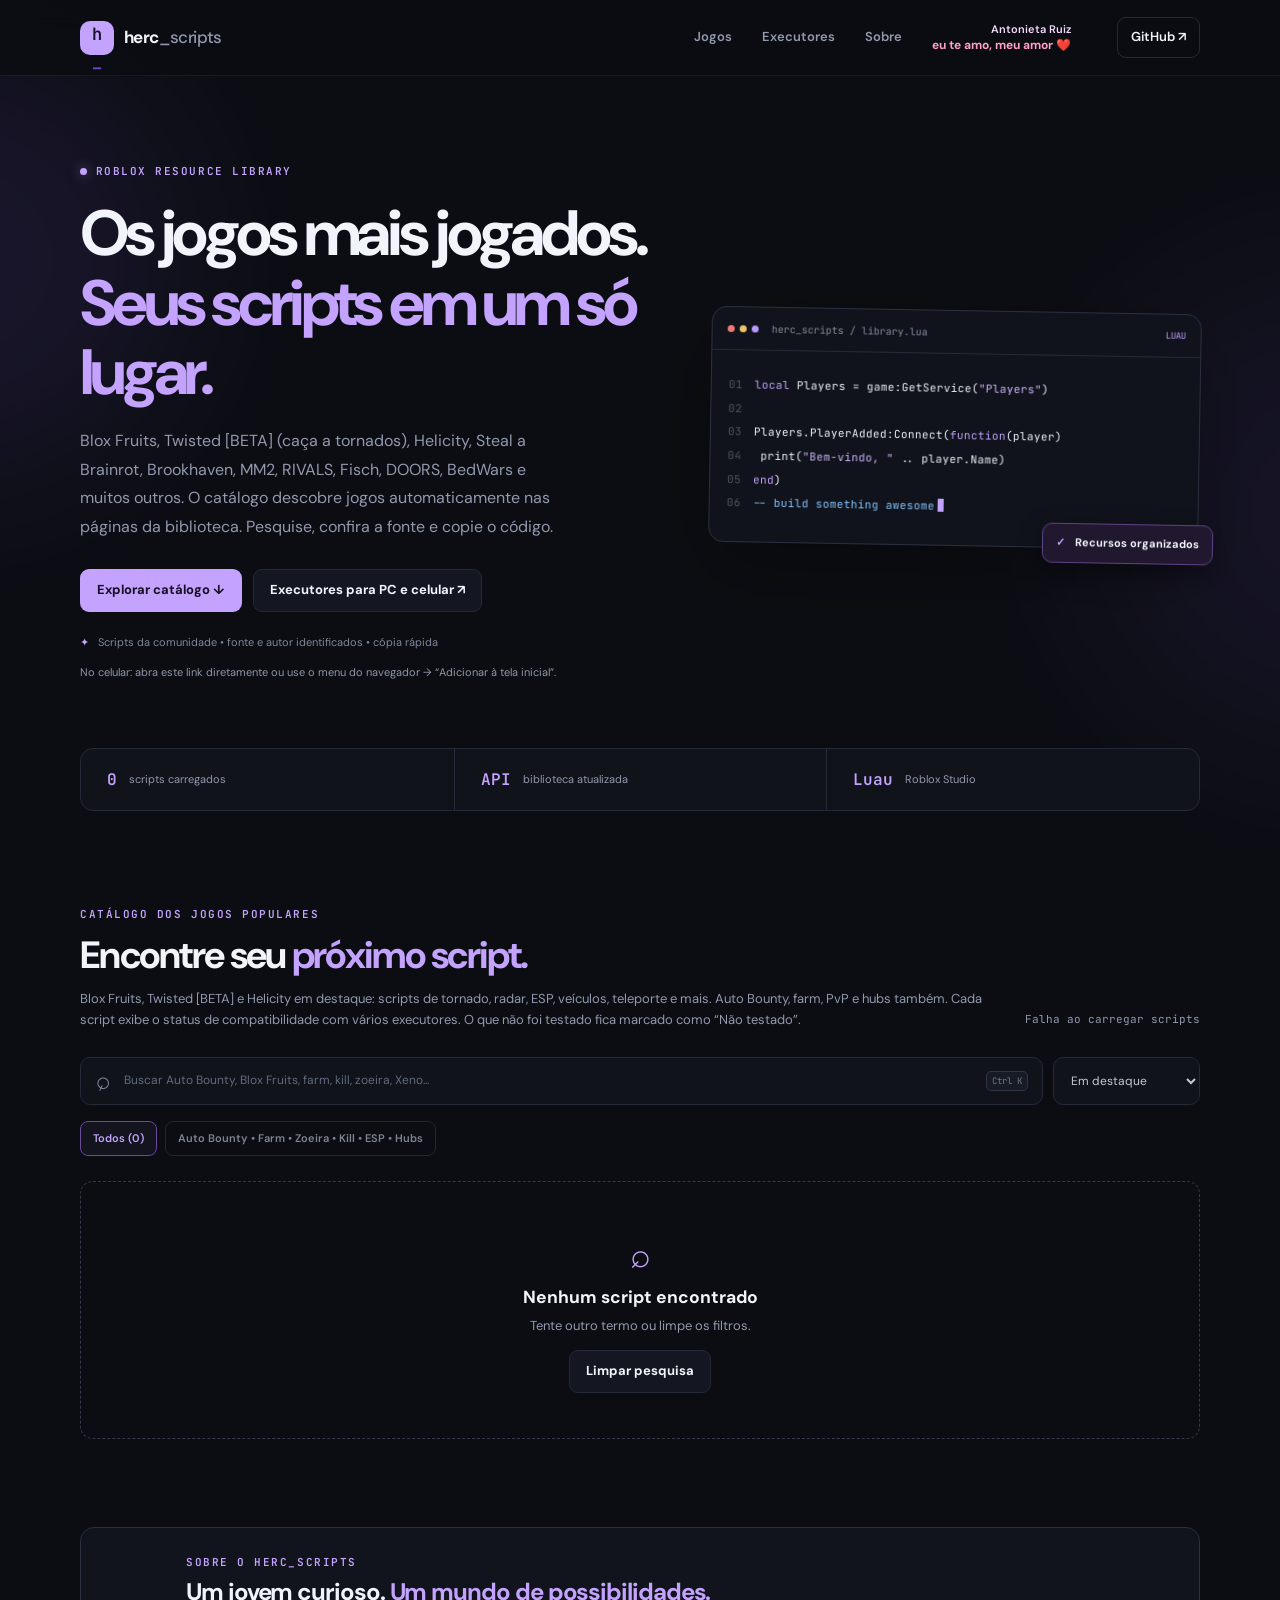
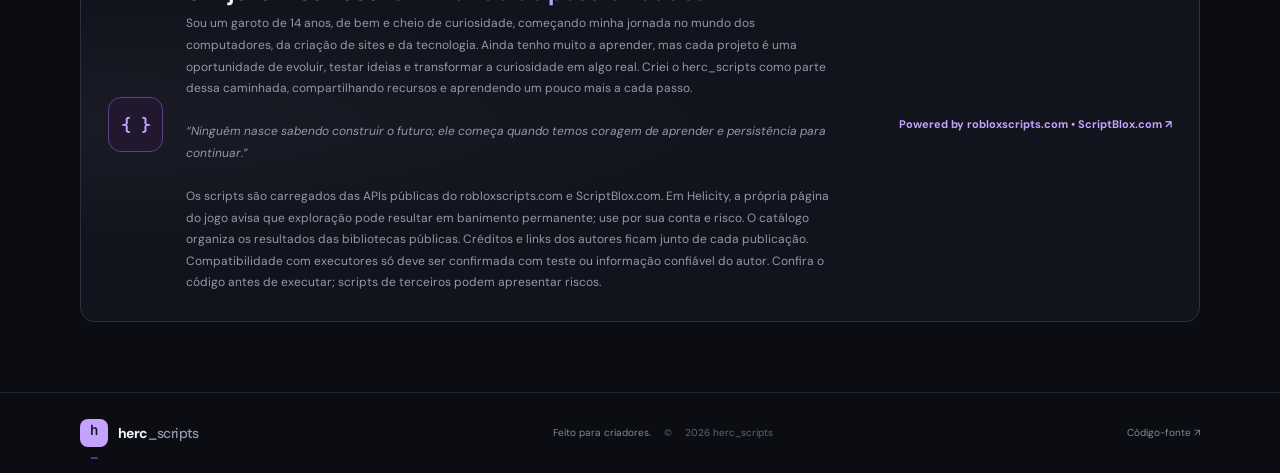
<file: index.html>
<!DOCTYPE html>
<html lang="pt-BR">
<head>
<meta charset="UTF-8"><meta name="viewport" content="width=device-width, initial-scale=1.0">
<meta name="theme-color" content="#100b1c">
<meta name="description" content="Herc Scripts: catálogo de scripts para Roblox, com busca por Blox Fruits, Auto Bounty, farm, hubs, PvP e vários jogos. Consulte fontes, autores e compatibilidade.">
<meta name="google-site-verification" content="miftti6pyWrONF9NM391CBvEUIATnhOiTxeiWvikk6o" />
<meta name="robots" content="index, follow, max-image-preview:large">
<link rel="canonical" href="https://herculanoe848-coder.github.io/herc-scripts/">
<meta property="og:type" content="website">
<meta property="og:locale" content="pt_BR">
<meta property="og:site_name" content="Herc Scripts">
<meta property="og:title" content="Herc Scripts — Scripts para Roblox">
<meta property="og:description" content="Explore o catálogo Herc Scripts: scripts para Roblox, Blox Fruits, Auto Bounty, farm, hubs e muito mais.">
<meta property="og:url" content="https://herculanoe848-coder.github.io/herc-scripts/">
<meta name="twitter:card" content="summary">
<meta name="twitter:title" content="Herc Scripts — Scripts para Roblox">
<meta name="twitter:description" content="Catálogo Herc Scripts de scripts para Roblox, Blox Fruits, Auto Bounty, farm e muito mais.">
<title>Herc Scripts — Scripts para Roblox, Blox Fruits e mais</title>
<script type="application/ld+json">
{
  "@context": "https://schema.org",
  "@type": "WebSite",
  "name": "Herc Scripts",
  "url": "https://herculanoe848-coder.github.io/herc-scripts/",
  "description": "Catálogo comunitário de scripts Roblox para Blox Fruits, Auto Bounty, farm, hubs e outros jogos.",
  "inLanguage": "pt-BR"
}
</script>
<link rel="preconnect" href="https://fonts.googleapis.com"><link rel="preconnect" href="https://fonts.gstatic.com" crossorigin>
<link href="https://fonts.googleapis.com/css2?family=DM+Sans:wght@400;500;600;700;800&family=JetBrains+Mono:wght@400;500;600&display=swap" rel="stylesheet">
<link rel="stylesheet" href="styles.css"><script src="scripts.js" defer></script><script src="app.js" defer></script>
<!-- Google tag (gtag.js) -->
<script async src="https://www.googletagmanager.com/gtag/js?id=G-3VHJQZZZ00"></script>
<script>
  window.dataLayer = window.dataLayer || [];
  function gtag(){dataLayer.push(arguments);}
  gtag('js', new Date());
  gtag('config', 'G-3VHJQZZZ00');
</script>
</head>
<body>
<div class="ambient ambient-one"></div><div class="ambient ambient-two"></div>
<header class="topbar"><a class="brand" href="#"><span class="brand-mark">h<span>_</span></span><span class="brand-name">herc<span>_scripts</span></span></a>
<nav class="top-nav"><a href="#catalogo">Jogos</a><a href="https://herculanoe848-coder.github.io/herc-scripts/executores.html">Executores</a><a href="#sobre">Sobre</a><span class="love-note">Antonieta Ruiz <b>eu te amo, meu amor ❤️</b></span><a class="github-link" href="https://github.com/herculanoe848-coder/herc-scripts" target="_blank" rel="noreferrer">GitHub ↗</a></nav></header>
<main>
<section class="hero container"><div class="hero-copy"><div class="eyebrow"><span class="status-dot"></span> ROBLOX RESOURCE LIBRARY</div>
<h1>Os jogos mais jogados.<br><span>Seus scripts em um só lugar.</span></h1>
<p class="hero-description">Blox Fruits, Twisted [BETA] (caça a tornados), Helicity, Steal a Brainrot, Brookhaven, MM2, RIVALS, Fisch, DOORS, BedWars e muitos outros. O catálogo descobre jogos automaticamente nas páginas da biblioteca. Pesquise, confira a fonte e copie o código.</p>
<div class="hero-actions"><a class="button button-primary" href="#catalogo">Explorar catálogo ↓</a><a class="button button-ghost" href="https://herculanoe848-coder.github.io/herc-scripts/executores.html">Executores para PC e celular ↗</a></div>
<div class="hero-note"><span class="note-icon">✦</span> Scripts da comunidade • fonte e autor identificados • cópia rápida</div><p class="mobile-hint">No celular: abra este link diretamente ou use o menu do navegador → “Adicionar à tela inicial”.</p></div>
<div class="hero-visual"><div class="window-bar"><div class="window-dots"><i></i><i></i><i></i></div><span>herc_scripts / library.lua</span><span class="window-language">LUAU</span></div>
<div class="code-preview"><div><span class="line-number">01</span><span class="syntax-purple">local</span> Players = game:GetService(<span class="syntax-green">"Players"</span>)</div><div><span class="line-number">02</span></div><div><span class="line-number">03</span>Players.PlayerAdded:Connect(<span class="syntax-purple">function</span>(player)</div><div><span class="line-number">04</span>  print(<span class="syntax-green">"Bem-vindo, "</span> .. player.Name)</div><div><span class="line-number">05</span><span class="syntax-purple">end</span>)</div><div><span class="line-number">06</span><span class="syntax-blue">-- build something awesome</span><span class="cursor"></span></div></div><div class="floating-chip"><span class="chip-check">✓</span> Recursos organizados</div></div></section>
<section class="stats-strip container"><div class="stat"><strong id="totalCount">00</strong><span>scripts carregados</span></div><div class="stat"><strong>API</strong><span>biblioteca atualizada</span></div><div class="stat"><strong>Luau</strong><span>Roblox Studio</span></div></section>
<section class="catalog-section container" id="catalogo"><div class="section-heading"><div><div class="eyebrow">CATÁLOGO DOS JOGOS POPULARES</div><h2>Encontre seu <span>próximo script.</span></h2><p>Blox Fruits, Twisted [BETA] e Helicity em destaque: scripts de tornado, radar, ESP, veículos, teleporte e mais. Auto Bounty, farm, PvP e hubs também. Cada script exibe o status de compatibilidade com vários executores. O que não foi testado fica marcado como “Não testado”.</p></div><div class="result-count" id="resultCount" aria-live="polite">Carregando…</div></div>
<div class="catalog-tools"><label class="search-field"><span class="search-icon">⌕</span><input id="searchInput" type="search" placeholder="Buscar Auto Bounty, Blox Fruits, farm, kill, zoeira, Xeno..." autocomplete="off"><kbd>Ctrl K</kbd></label><label class="sort-field"><span class="sr-only">Ordenar</span><select id="sortSelect"><option value="featured">Em destaque</option><option value="az">Nome: A–Z</option><option value="views">Mais vistos</option><option value="newest">Mais recentes</option><option value="category">Por jogo</option></select></label></div>
<div class="filter-row" id="filterButtons" aria-label="Filtrar por jogo"></div><div class="scripts-grid" id="scriptsContainer" aria-live="polite"></div><div class="empty-state hidden" id="emptyState"><div class="empty-icon">⌕</div><h3>Nenhum script encontrado</h3><p>Tente outro termo ou limpe os filtros.</p><button class="button button-ghost" id="clearFilters" type="button">Limpar pesquisa</button></div></section>
<section class="about-section container" id="sobre"><div class="about-icon">{ }</div><div><div class="eyebrow">SOBRE O HERC_SCRIPTS</div><h2>Um jovem curioso. <span>Um mundo de possibilidades.</span></h2><p>Sou um garoto de 14 anos, de bem e cheio de curiosidade, começando minha jornada no mundo dos computadores, da criação de sites e da tecnologia. Ainda tenho muito a aprender, mas cada projeto é uma oportunidade de evoluir, testar ideias e transformar a curiosidade em algo real. Criei o herc_scripts como parte dessa caminhada, compartilhando recursos e aprendendo um pouco mais a cada passo.<br><br><em>“Ninguém nasce sabendo construir o futuro; ele começa quando temos coragem de aprender e persistência para continuar.”</em><br><br>Os scripts são carregados das APIs públicas do robloxscripts.com e ScriptBlox.com. Em Helicity, a própria página do jogo avisa que exploração pode resultar em banimento permanente; use por sua conta e risco. O catálogo organiza os resultados das bibliotecas públicas. Créditos e links dos autores ficam junto de cada publicação. Compatibilidade com executores só deve ser confirmada com teste ou informação confiável do autor. Confira o código antes de executar; scripts de terceiros podem apresentar riscos.</p></div><a href="https://create.roblox.com/docs" target="_blank" rel="noreferrer" class="about-link">Powered by robloxscripts.com • ScriptBlox.com ↗</a></section>
</main><footer class="footer"><div class="container footer-content"><a class="brand footer-brand" href="#"><span class="brand-mark">h<span>_</span></span><span class="brand-name">herc<span>_scripts</span></span></a><p>Feito para criadores. <span>© <span id="currentYear">2026</span> herc_scripts</span></p><a href="https://github.com/herculanoe848-coder/herc-scripts" target="_blank" rel="noreferrer">Código-fonte ↗</a></div></footer><div class="toast" id="toast" role="status" aria-live="polite"></div>
</body></html>
</file>
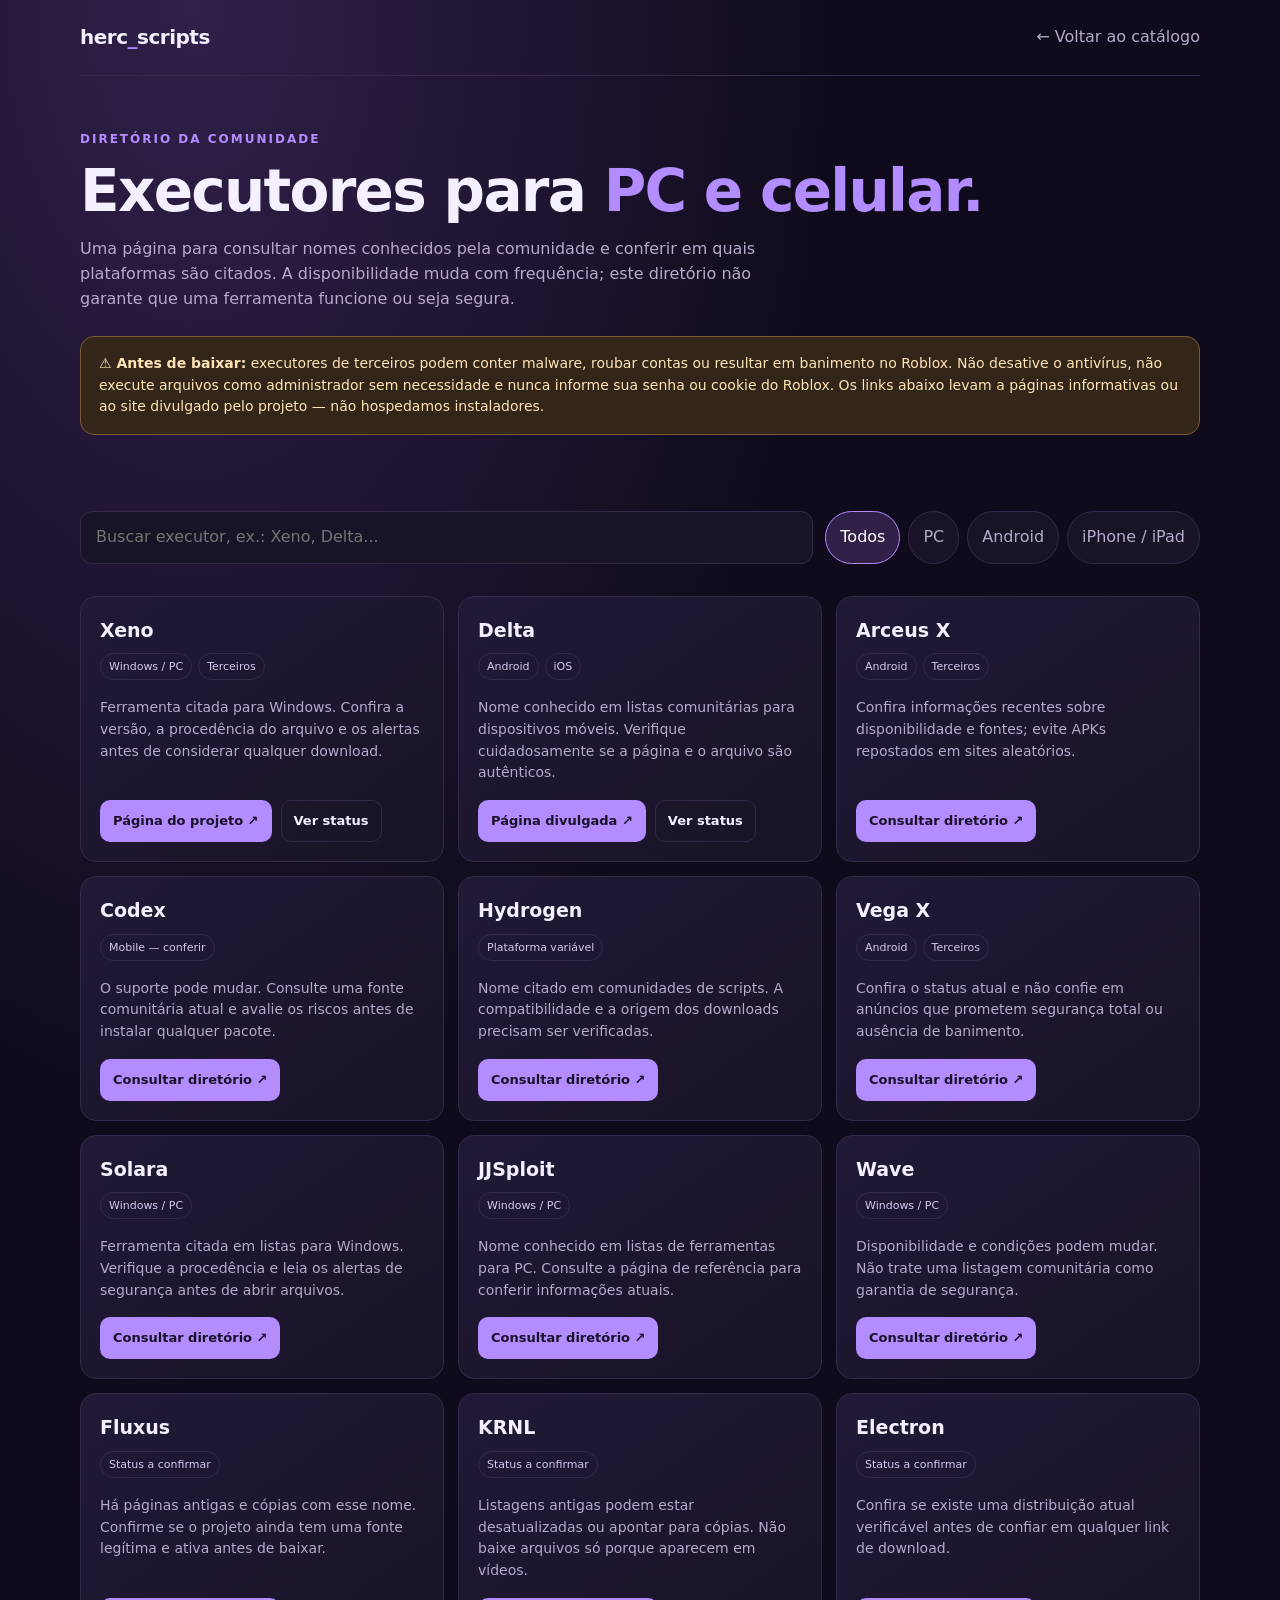
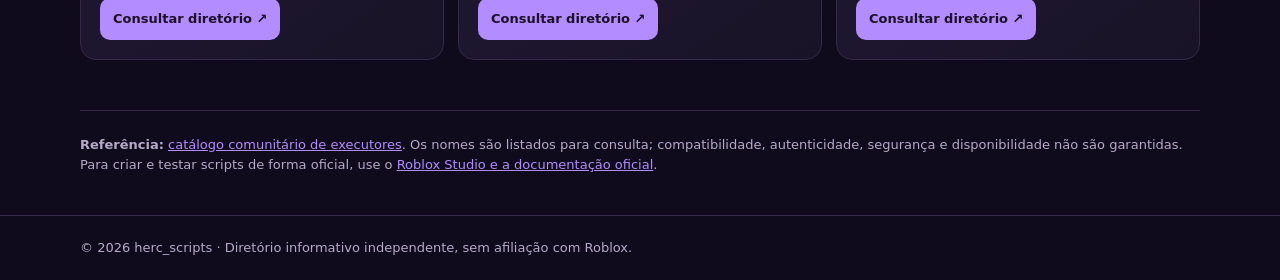
<file: executores.html>
<!DOCTYPE html>
<html lang="pt-BR">
<head>
<meta charset="UTF-8">
<meta name="viewport" content="width=device-width, initial-scale=1.0">
<meta name="theme-color" content="#100b1c">
<meta name="description" content="Diretório informativo de ferramentas e executores citados pela comunidade Roblox, com plataformas, fontes de referência e avisos de segurança.">
<title>Executores — herc_scripts</title>
<style>
:root{color-scheme:dark;--bg:#100b1c;--panel:#191327;--panel2:#211936;--line:#352849;--text:#f5f0ff;--muted:#b6a9ca;--purple:#b38cff;--pink:#f09aff;--green:#8ee6b2}
*{box-sizing:border-box}html{scroll-behavior:smooth}body{margin:0;background:radial-gradient(ellipse at 15% 0%,#30204a 0,transparent 42%),var(--bg);color:var(--text);font-family:system-ui,-apple-system,Segoe UI,sans-serif;line-height:1.55}
a{color:inherit}.wrap{width:min(1120px,calc(100% - 36px));margin:auto}.top{display:flex;align-items:center;justify-content:space-between;gap:16px;padding:22px 0;border-bottom:1px solid var(--line)}.brand{font-weight:850;text-decoration:none;letter-spacing:-.5px;font-size:20px}.brand span{color:var(--purple)}.back{color:var(--muted);text-decoration:none}.back:hover{color:white}
.hero{padding:54px 0 30px}.eyebrow{font-size:12px;letter-spacing:2px;font-weight:800;color:var(--purple)}h1{font-size:clamp(34px,6vw,58px);line-height:1.05;letter-spacing:-1.7px;margin:12px 0}h1 span{color:var(--purple)}.intro{max-width:720px;color:var(--muted);font-size:16px}.warning{margin:24px 0;padding:16px 18px;border:1px solid #795c36;background:#332619;border-radius:14px;color:#ffe4b7;font-size:14px}
.tools{display:flex;gap:12px;flex-wrap:wrap;margin:22px 0}.search{flex:1;min-width:220px;background:var(--panel);border:1px solid var(--line);border-radius:12px;padding:13px 15px;color:white;font:inherit}.filters{display:flex;gap:8px;flex-wrap:wrap}.filter{border:1px solid var(--line);background:var(--panel);color:var(--muted);border-radius:999px;padding:9px 14px;cursor:pointer;font:inherit}.filter.active,.filter:hover{border-color:var(--purple);color:white;background:#302047}
.grid{display:grid;grid-template-columns:repeat(3,minmax(0,1fr));gap:14px;padding:10px 0 50px}.card{background:linear-gradient(145deg,var(--panel2),var(--panel));border:1px solid var(--line);border-radius:16px;padding:19px;display:flex;flex-direction:column;min-height:220px}.card h2{font-size:19px;margin:0 0 8px}.card p{color:var(--muted);font-size:14px;margin:0 0 16px}.tags{display:flex;gap:6px;flex-wrap:wrap;margin-bottom:17px}.tag{font-size:11px;border:1px solid var(--line);color:#d8c8ef;padding:4px 8px;border-radius:999px}.actions{margin-top:auto;display:flex;gap:9px;flex-wrap:wrap}.btn{display:inline-flex;align-items:center;justify-content:center;text-decoration:none;border-radius:10px;padding:10px 12px;font-weight:750;font-size:13px;border:1px solid var(--line)}.btn.primary{background:var(--purple);color:#1b1028;border-color:transparent}.btn.secondary{color:var(--text)}.btn:hover{filter:brightness(1.1)}.empty{display:none;color:var(--muted);padding:28px 0}.fineprint{border-top:1px solid var(--line);padding:24px 0 40px;color:var(--muted);font-size:13px}.fineprint a{color:var(--purple)}footer{border-top:1px solid var(--line);padding:22px 0;color:var(--muted);font-size:13px}
@media(max-width:850px){.grid{grid-template-columns:repeat(2,minmax(0,1fr))}}@media(max-width:560px){.grid{grid-template-columns:1fr}.hero{padding-top:38px}.top{align-items:flex-start}.back{font-size:13px}}

/* Animações suaves da página de executores */
@keyframes execRiseIn { from { opacity:0; transform:translateY(18px); } to { opacity:1; transform:translateY(0); } }
@keyframes execFadeIn { from { opacity:0; } to { opacity:1; } }
.top { animation:execFadeIn .5s ease-out both; }
.hero { animation:execRiseIn .65s cubic-bezier(.2,.7,.2,1) both; }
.grid .card { animation:execRiseIn .55s both; transition:transform .22s ease,border-color .22s ease,box-shadow .22s ease; }
.grid .card:nth-child(3n + 2) { animation-delay:.06s; }
.grid .card:nth-child(3n + 3) { animation-delay:.12s; }
.grid .card:hover { transform:translateY(-5px); border-color:var(--purple); box-shadow:0 14px 34px #0004; }
.btn, .filter, .search { transition:transform .2s ease,border-color .2s ease,background-color .2s ease,box-shadow .2s ease; }
.btn:hover, .filter:hover { transform:translateY(-2px); }
.search:focus { outline:none; border-color:var(--purple); box-shadow:0 0 0 3px #b38cff20; }
.brand { transition:transform .22s ease; }
.brand:hover { transform:translateY(-1px); }
@media (prefers-reduced-motion: reduce) {
  *, *::before, *::after { animation-duration:.01ms !important; animation-iteration-count:1 !important; scroll-behavior:auto !important; transition-duration:.01ms !important; }
}

</style>
<!-- Google tag (gtag.js) -->
<script async src="https://www.googletagmanager.com/gtag/js?id=G-3VHJQZZZ00"></script>
<script>
  window.dataLayer = window.dataLayer || [];
  function gtag(){dataLayer.push(arguments);}
  gtag('js', new Date());
  gtag('config', 'G-3VHJQZZZ00');
</script>
</head>
<body>
<header class="wrap top"><a class="brand" href="./">herc<span>_</span>scripts</a><a class="back" href="./">← Voltar ao catálogo</a></header>
<main class="wrap">
<section class="hero"><div class="eyebrow">DIRETÓRIO DA COMUNIDADE</div><h1>Executores para <span>PC e celular.</span></h1><p class="intro">Uma página para consultar nomes conhecidos pela comunidade e conferir em quais plataformas são citados. A disponibilidade muda com frequência; este diretório não garante que uma ferramenta funcione ou seja segura.</p>
<div class="warning"><strong>⚠️ Antes de baixar:</strong> executores de terceiros podem conter malware, roubar contas ou resultar em banimento no Roblox. Não desative o antivírus, não execute arquivos como administrador sem necessidade e nunca informe sua senha ou cookie do Roblox. Os links abaixo levam a páginas informativas ou ao site divulgado pelo projeto — não hospedamos instaladores.</div></section>
<section aria-label="Pesquisar executores"><div class="tools"><input id="search" class="search" type="search" placeholder="Buscar executor, ex.: Xeno, Delta..." aria-label="Buscar executor"><div class="filters" id="filters"><button class="filter active" data-platform="Todos">Todos</button><button class="filter" data-platform="PC">PC</button><button class="filter" data-platform="Android">Android</button><button class="filter" data-platform="iOS">iPhone / iPad</button></div></div>
<div class="grid" id="grid">
<article class="card" data-name="Xeno" data-platform="PC"><h2>Xeno</h2><div class="tags"><span class="tag">Windows / PC</span><span class="tag">Terceiros</span></div><p>Ferramenta citada para Windows. Confira a versão, a procedência do arquivo e os alertas antes de considerar qualquer download.</p><div class="actions"><a class="btn primary" href="https://www.xeno.now/download" target="_blank" rel="noopener noreferrer">Página do projeto ↗</a><a class="btn secondary" href="https://roscripts.io/executors/xeno" target="_blank" rel="noopener noreferrer">Ver status</a></div></article>
<article class="card" data-name="Delta" data-platform="Android iOS"><h2>Delta</h2><div class="tags"><span class="tag">Android</span><span class="tag">iOS</span></div><p>Nome conhecido em listas comunitárias para dispositivos móveis. Verifique cuidadosamente se a página e o arquivo são autênticos.</p><div class="actions"><a class="btn primary" href="https://deltaexploits.gg/" target="_blank" rel="noopener noreferrer">Página divulgada ↗</a><a class="btn secondary" href="https://roscripts.io/executors" target="_blank" rel="noopener noreferrer">Ver status</a></div></article>
<article class="card" data-name="Arceus X" data-platform="Android"><h2>Arceus X</h2><div class="tags"><span class="tag">Android</span><span class="tag">Terceiros</span></div><p>Confira informações recentes sobre disponibilidade e fontes; evite APKs repostados em sites aleatórios.</p><div class="actions"><a class="btn primary" href="https://roscripts.io/executors" target="_blank" rel="noopener noreferrer">Consultar diretório ↗</a></div></article>
<article class="card" data-name="Codex" data-platform="Android iOS"><h2>Codex</h2><div class="tags"><span class="tag">Mobile — conferir</span></div><p>O suporte pode mudar. Consulte uma fonte comunitária atual e avalie os riscos antes de instalar qualquer pacote.</p><div class="actions"><a class="btn primary" href="https://roscripts.io/executors" target="_blank" rel="noopener noreferrer">Consultar diretório ↗</a></div></article>
<article class="card" data-name="Hydrogen" data-platform="Android PC"><h2>Hydrogen</h2><div class="tags"><span class="tag">Plataforma variável</span></div><p>Nome citado em comunidades de scripts. A compatibilidade e a origem dos downloads precisam ser verificadas.</p><div class="actions"><a class="btn primary" href="https://roscripts.io/executors" target="_blank" rel="noopener noreferrer">Consultar diretório ↗</a></div></article>
<article class="card" data-name="Vega X" data-platform="Android"><h2>Vega X</h2><div class="tags"><span class="tag">Android</span><span class="tag">Terceiros</span></div><p>Confira o status atual e não confie em anúncios que prometem segurança total ou ausência de banimento.</p><div class="actions"><a class="btn primary" href="https://roscripts.io/executors" target="_blank" rel="noopener noreferrer">Consultar diretório ↗</a></div></article>
<article class="card" data-name="Solara" data-platform="PC"><h2>Solara</h2><div class="tags"><span class="tag">Windows / PC</span></div><p>Ferramenta citada em listas para Windows. Verifique a procedência e leia os alertas de segurança antes de abrir arquivos.</p><div class="actions"><a class="btn primary" href="https://roscripts.io/executors" target="_blank" rel="noopener noreferrer">Consultar diretório ↗</a></div></article>
<article class="card" data-name="JJSploit" data-platform="PC"><h2>JJSploit</h2><div class="tags"><span class="tag">Windows / PC</span></div><p>Nome conhecido em listas de ferramentas para PC. Consulte a página de referência para conferir informações atuais.</p><div class="actions"><a class="btn primary" href="https://roscripts.io/executors" target="_blank" rel="noopener noreferrer">Consultar diretório ↗</a></div></article>
<article class="card" data-name="Wave" data-platform="PC"><h2>Wave</h2><div class="tags"><span class="tag">Windows / PC</span></div><p>Disponibilidade e condições podem mudar. Não trate uma listagem comunitária como garantia de segurança.</p><div class="actions"><a class="btn primary" href="https://roscripts.io/executors" target="_blank" rel="noopener noreferrer">Consultar diretório ↗</a></div></article>
<article class="card" data-name="Fluxus" data-platform="Android PC"><h2>Fluxus</h2><div class="tags"><span class="tag">Status a confirmar</span></div><p>Há páginas antigas e cópias com esse nome. Confirme se o projeto ainda tem uma fonte legítima e ativa antes de baixar.</p><div class="actions"><a class="btn primary" href="https://roscripts.io/executors" target="_blank" rel="noopener noreferrer">Consultar diretório ↗</a></div></article>
<article class="card" data-name="KRNL" data-platform="PC Android"><h2>KRNL</h2><div class="tags"><span class="tag">Status a confirmar</span></div><p>Listagens antigas podem estar desatualizadas ou apontar para cópias. Não baixe arquivos só porque aparecem em vídeos.</p><div class="actions"><a class="btn primary" href="https://roscripts.io/executors" target="_blank" rel="noopener noreferrer">Consultar diretório ↗</a></div></article>
<article class="card" data-name="Electron" data-platform="PC"><h2>Electron</h2><div class="tags"><span class="tag">Status a confirmar</span></div><p>Confira se existe uma distribuição atual verificável antes de confiar em qualquer link de download.</p><div class="actions"><a class="btn primary" href="https://roscripts.io/executors" target="_blank" rel="noopener noreferrer">Consultar diretório ↗</a></div></article>
</div><p id="empty" class="empty">Nenhum executor corresponde à pesquisa/filtro.</p></section>
<section class="fineprint"><strong>Referência:</strong> <a href="https://roscripts.io/executors" target="_blank" rel="noopener noreferrer">catálogo comunitário de executores</a>. Os nomes são listados para consulta; compatibilidade, autenticidade, segurança e disponibilidade não são garantidas. Para criar e testar scripts de forma oficial, use o <a href="https://create.roblox.com/docs" target="_blank" rel="noopener noreferrer">Roblox Studio e a documentação oficial</a>.</section>
</main><footer><div class="wrap">© 2026 herc_scripts · Diretório informativo independente, sem afiliação com Roblox.</div></footer>
<script>
const search=document.getElementById('search'), cards=[...document.querySelectorAll('.card')], filters=[...document.querySelectorAll('.filter')], empty=document.getElementById('empty');let platform='Todos';
function update(){let shown=0;const q=search.value.trim().toLowerCase();cards.forEach(c=>{const matchName=c.dataset.name.toLowerCase().includes(q);const matchPlatform=platform==='Todos'||c.dataset.platform.split(' ').includes(platform);c.hidden=!(matchName&&matchPlatform);if(!c.hidden)shown++});empty.style.display=shown?'none':'block'}
search.addEventListener('input',update);filters.forEach(b=>b.addEventListener('click',()=>{platform=b.dataset.platform;filters.forEach(x=>x.classList.toggle('active',x===b));update()}));
</script>
</body></html>
</file>
<file: styles.css>
:root {
  color-scheme: dark;
  --bg: #0b0d12;
  --panel: #11141c;
  --panel-2: #151925;
  --line: #252a38;
  --text: #f2f4fb;
  --muted: #9299ad;
  --accent: #c4a3ff;
  --accent-2: #9b72ef;
  --purple: #b9a2ff;
  --mono: "JetBrains Mono", monospace;
  --sans: "DM Sans", sans-serif;
}
* { box-sizing: border-box; }
html { scroll-behavior: smooth; scroll-padding-top: 90px; }
body { margin: 0; background: var(--bg); color: var(--text); font-family: var(--sans); font-size: 15px; line-height: 1.6; overflow-x: hidden; }
a { color: inherit; text-decoration: none; }
button, input, select { font: inherit; }
button, a, select { -webkit-tap-highlight-color: transparent; }
button:focus-visible, a:focus-visible, input:focus-visible, select:focus-visible { outline: 2px solid var(--accent); outline-offset: 3px; }
.container { width: min(1120px, calc(100% - 48px)); margin: 0 auto; }
.ambient { position: absolute; pointer-events: none; border-radius: 50%; filter: blur(90px); opacity: .11; z-index: -1; }
.ambient-one { width: 440px; height: 440px; background: #8b5cf6; top: 40px; left: -260px; }
.ambient-two { width: 500px; height: 500px; background: #8b5cf6; top: 260px; right: -300px; opacity: .08; }
.topbar { height: 76px; display: flex; align-items: center; justify-content: space-between; padding: 0 max(24px, calc((100vw - 1120px) / 2)); border-bottom: 1px solid rgba(255,255,255,.06); background: rgba(11,13,18,.8); backdrop-filter: blur(16px); position: sticky; top: 0; z-index: 20; }
.brand { display: inline-flex; align-items: center; gap: 10px; font-weight: 700; letter-spacing: -.04em; }
.brand-mark { width: 34px; height: 34px; display: grid; place-items: center; border-radius: 10px; background: var(--accent); color: #170f24; font-family: var(--mono); font-size: 17px; font-weight: 600; }
.brand-mark span { color: #7544c8; }
.brand-name { font-size: 17px; }
.brand-name span { color: var(--muted); font-weight: 500; }
.top-nav { display: flex; align-items: center; gap: 30px; color: var(--muted); font-size: 13px; font-weight: 600; }
.top-nav a:hover, .footer a:hover { color: var(--accent); }
.top-nav .github-link { color: var(--text); padding: 9px 13px; border: 1px solid var(--line); border-radius: 9px; }
.hero { padding: 88px 0 56px; display: grid; grid-template-columns: 1.08fr .92fr; gap: 54px; align-items: center; }
.eyebrow { font: 600 11px/1.4 var(--mono); color: var(--accent); letter-spacing: .14em; display: flex; align-items: center; gap: 9px; }
.status-dot { width: 7px; height: 7px; background: var(--accent); border-radius: 50%; box-shadow: 0 0 12px #c4a3ff88; }
h1, h2, h3, p { margin-top: 0; }
h1 { font-size: clamp(43px, 5vw, 64px); line-height: 1.08; letter-spacing: -.065em; margin: 20px 0 20px; font-weight: 700; }
h1 > span, h2 span { color: var(--accent); }
.hero-description { color: var(--muted); max-width: 490px; font-size: 16px; line-height: 1.8; margin-bottom: 27px; }
.hero-actions { display: flex; gap: 11px; flex-wrap: wrap; }
.button { display: inline-flex; align-items: center; justify-content: center; gap: 10px; min-height: 43px; border-radius: 9px; padding: 0 16px; font-size: 13px; font-weight: 700; cursor: pointer; transition: transform .18s, border-color .18s, background .18s; border: 1px solid transparent; }
.button:hover { transform: translateY(-2px); }
.button-primary { background: var(--accent); color: #170f24; }
.button-primary:hover { background: #d8c5ff; }
.button-ghost { background: #141721; border-color: var(--line); color: var(--text); }
.button-ghost:hover { border-color: #4a5265; }
.hero-note { display: flex; gap: 9px; align-items: center; color: #7f879a; font-size: 11px; margin-top: 22px; }
.note-icon { font-family: var(--mono); color: var(--accent); }
.hero-visual { border: 1px solid #2a3040; border-radius: 15px; overflow: visible; background: #10131b; box-shadow: 0 25px 80px #0005; transform: rotate(1deg); position: relative; }
.window-bar { height: 43px; display: flex; align-items: center; gap: 13px; padding: 0 15px; border-bottom: 1px solid #262b39; color: #858ca0; font: 10px var(--mono); }
.window-dots { display: flex; gap: 5px; }
.window-dots i { width: 7px; height: 7px; border-radius: 50%; background: #454b5b; }
.window-dots i:first-child { background: #f27878; }.window-dots i:nth-child(2) { background: #f1c46b; }.window-dots i:nth-child(3) { background: #b99aff; }
.window-language { margin-left: auto; color: var(--accent); font-size: 9px; }
.code-preview { padding: 23px 14px 26px; font: 11px/2.15 var(--mono); white-space: nowrap; overflow-x: auto; }
.line-number { display: inline-block; width: 29px; padding-right: 12px; text-align: right; color: #4c5364; user-select: none; }
.syntax-purple { color: #c3a2ff; }.syntax-blue { color: #86c5ff; }.syntax-green { color: #cdb8ff; }
.cursor { display: inline-block; width: 6px; height: 13px; background: var(--accent); vertical-align: -2px; margin-left: 3px; animation: blink 1.2s steps(2) infinite; }
@keyframes blink { 50% { opacity: 0; } }
.floating-chip { position: absolute; right: -16px; bottom: -16px; background: #21182f; border: 1px solid #5c4385; padding: 10px 13px; border-radius: 10px; box-shadow: 0 8px 24px #0006; font-size: 11px; font-weight: 700; }
.chip-check { color: var(--accent); margin-right: 7px; }
.stats-strip { display: grid; grid-template-columns: repeat(3, 1fr); border: 1px solid var(--line); border-radius: 13px; background: #10131a; margin-bottom: 96px; }
.stat { padding: 20px 26px; display: flex; align-items: center; gap: 12px; }
.stat + .stat { border-left: 1px solid var(--line); }
.stat strong { color: var(--accent); font: 600 16px var(--mono); white-space: nowrap; }
.stat span { color: var(--muted); font-size: 11px; }
.catalog-section { padding-bottom: 88px; }
.section-heading { display: flex; justify-content: space-between; align-items: end; gap: 24px; margin-bottom: 26px; }
h2 { font-size: clamp(27px, 3.4vw, 38px); line-height: 1.2; letter-spacing: -.045em; margin: 11px 0 10px; }
.section-heading p { color: var(--muted); margin-bottom: 0; font-size: 13px; }
.result-count { color: var(--muted); font: 11px var(--mono); white-space: nowrap; padding-bottom: 5px; }
.catalog-tools { display: flex; gap: 10px; margin-bottom: 16px; }
.search-field { min-width: 0; flex: 1; height: 48px; display: flex; align-items: center; gap: 12px; padding: 0 14px; border: 1px solid var(--line); border-radius: 10px; background: #10131a; }
.search-field:focus-within { border-color: #657b53; box-shadow: 0 0 0 3px #c4a3ff0d; }
.search-icon { font-size: 25px; line-height: 1; color: #81899d; transform: rotate(-20deg); }
.search-field input { min-width: 0; width: 100%; background: transparent; color: var(--text); border: 0; outline: none; font-size: 12px; }
.search-field input::placeholder { color: #626a7d; }
kbd { border: 1px solid #303647; color: #70788b; background: #171b25; border-radius: 5px; padding: 3px 5px; font: 9px var(--mono); white-space: nowrap; }
.sort-field select { height: 48px; border: 1px solid var(--line); background: #10131a; color: #c4c9d6; border-radius: 10px; padding: 0 32px 0 13px; font-size: 12px; cursor: pointer; }
.filter-row { display: flex; gap: 8px; flex-wrap: wrap; margin-bottom: 25px; }
.filter-chip { display: inline-flex; align-items: center; gap: 8px; border: 1px solid #282d3b; background: transparent; color: #9ba2b4; border-radius: 8px; padding: 8px 12px; font-size: 11px; font-weight: 600; cursor: pointer; transition: all .18s; }
.filter-chip:hover { color: var(--text); border-color: #51596b; }
.filter-chip.active { color: var(--accent); border-color: #68499a; background: #c4a3ff0c; }
.filter-number { color: #737b8d; font: 9px var(--mono); }
.scripts-grid { display: grid; grid-template-columns: repeat(3, minmax(0, 1fr)); gap: 15px; }
.script-card { min-width: 0; background: linear-gradient(145deg, #131722, #10131a); border: 1px solid #252a38; border-radius: 13px; padding: 17px; display: flex; flex-direction: column; transition: transform .2s, border-color .2s, box-shadow .2s; }
.script-card:hover { transform: translateY(-3px); border-color: #5c4385; box-shadow: 0 12px 30px #0002; }
.card-topline { display: flex; align-items: center; justify-content: space-between; gap: 10px; margin-bottom: 14px; }
.card-icon { width: 37px; height: 37px; display: grid; place-items: center; border: 1px solid #303747; background: #1b202d; border-radius: 10px; color: var(--accent); font: 600 13px var(--mono); }
.category-label { font-size: 10px; color: #b6bdce; border: 1px solid #2e3444; padding: 4px 7px; border-radius: 6px; }
.card-title { font-size: 15px; letter-spacing: -.02em; margin: 0 0 7px; }
.card-description { color: var(--muted); font-size: 11px; line-height: 1.7; margin: 0 0 15px; min-height: 38px; }
.card-meta { display: flex; align-items: center; gap: 7px; color: #788196; font-size: 10px; margin-bottom: 12px; }
.meta-dot { width: 4px; height: 4px; border-radius: 50%; background: #697287; }
.code-block { border: 1px solid #292f3e; background: #0b0e14; border-radius: 8px; overflow: hidden; margin-top: auto; }
.code-block-head { display: flex; justify-content: space-between; align-items: center; padding: 8px 10px; border-bottom: 1px solid #252a37; color: #777f93; font: 9px var(--mono); }
.code-block pre { margin: 0; padding: 12px 11px; max-height: 140px; overflow: auto; color: #c1d4b5; font: 10px/1.7 var(--mono); tab-size: 2; scrollbar-width: thin; scrollbar-color: #353b4b transparent; }
.card-actions { display: flex; gap: 8px; margin-top: 11px; }
.copy-btn, .details-btn { min-height: 34px; border: 1px solid #343a4a; border-radius: 7px; background: #1a1f2b; color: #d7dbe5; font-size: 10px; font-weight: 700; cursor: pointer; transition: all .18s; }
.copy-btn { flex: 1; }
.copy-btn:hover { background: var(--accent); color: #12170f; border-color: var(--accent); }
.details-btn { padding: 0 11px; color: #9299aa; }
.details-btn:hover { color: var(--text); border-color: #687083; }
.copy-btn:disabled { opacity: .7; cursor: default; }
.empty-state { text-align: center; border: 1px dashed #343a4a; border-radius: 13px; padding: 45px 20px; }
.empty-state h3 { margin-bottom: 5px; }.empty-state p { color: var(--muted); font-size: 13px; }
.empty-icon { color: var(--accent); font-size: 35px; }.hidden { display: none !important; }
.about-section { display: grid; grid-template-columns: auto 1fr auto; align-items: center; gap: 23px; padding: 27px; margin-bottom: 70px; border: 1px solid #293040; border-radius: 14px; background: radial-gradient(ellipse at 0 50%, #c4a3ff0c, transparent 45%), #11141c; }
.about-icon { width: 55px; height: 55px; display: grid; place-items: center; background: #21182f; border: 1px solid #5c4385; color: var(--accent); border-radius: 13px; font: 600 17px var(--mono); }
.about-section h2 { font-size: 24px; margin: 7px 0; }.about-section p { max-width: 650px; color: var(--muted); font-size: 12px; line-height: 1.8; margin: 0; }
.about-link { color: var(--accent); font-size: 11px; font-weight: 700; white-space: nowrap; }.about-link span { margin-left: 5px; }
.footer { border-top: 1px solid #202431; }
.footer-content { min-height: 80px; display: flex; justify-content: space-between; align-items: center; gap: 20px; }
.footer-brand .brand-mark { width: 28px; height: 28px; font-size: 14px; border-radius: 8px; }.footer-brand .brand-name { font-size: 14px; }
.footer p, .footer-content > a:last-child { color: #81899b; font-size: 10px; margin: 0; }.footer p span { margin-left: 10px; color: #5e6678; }
.toast { position: fixed; left: 50%; bottom: 25px; transform: translate(-50%, 20px); background: #f0e7ff; color: #241638; border-radius: 9px; padding: 11px 17px; font-size: 12px; font-weight: 700; box-shadow: 0 10px 35px #0006; opacity: 0; pointer-events: none; transition: all .25s; z-index: 100; }
.toast.show { opacity: 1; transform: translate(-50%, 0); }
.sr-only { position: absolute; width: 1px; height: 1px; padding: 0; margin: -1px; overflow: hidden; clip: rect(0,0,0,0); white-space: nowrap; border: 0; }
@media (max-width: 900px) {
  .hero { gap: 30px; padding-top: 65px; }.scripts-grid { grid-template-columns: repeat(2, minmax(0, 1fr)); }
  .stat { padding: 17px; flex-direction: column; align-items: flex-start; gap: 4px; }
}
@media (max-width: 640px) {
  .container { width: min(100% - 32px, 480px); }
  .topbar { height: 66px; padding: 0 16px; }.top-nav { gap: 14px; }.top-nav > a:not(.github-link) { display: none; }.top-nav .github-link { padding: 7px 9px; font-size: 11px; }
  .hero { grid-template-columns: 1fr; padding: 56px 0 35px; gap: 35px; }.hero-visual { transform: none; margin-right: 8px; }.code-preview { font-size: 10px; }
  h1 { font-size: 48px; }.hero-description { font-size: 14px; }.stats-strip { margin-bottom: 65px; }.stat { padding: 13px 10px; }.stat strong { font-size: 13px; }.stat span { font-size: 9px; }
  .section-heading { align-items: flex-start; flex-direction: column; gap: 9px; }.catalog-tools { flex-direction: column; }.sort-field select { width: 100%; }.scripts-grid { grid-template-columns: 1fr; }
  .card-description { min-height: 0; }.about-section { grid-template-columns: auto 1fr; padding: 19px; gap: 15px; }.about-icon { width: 45px; height: 45px; }.about-section h2 { font-size: 21px; }.about-link { grid-column: 2; }
  .footer-content { padding: 18px 0; flex-wrap: wrap; }.footer p { order: 3; width: 100%; }.footer p span { margin-left: 4px; }
}
@media (prefers-reduced-motion: reduce) { *, *::before, *::after { scroll-behavior: auto !important; animation-duration: .01ms !important; transition-duration: .01ms !important; } }

.love-note{display:flex;flex-direction:column;align-items:flex-end;gap:0;color:#f1d9ff;font-size:11px;line-height:1.35;text-align:right;margin-left:auto;margin-right:16px}.love-note b{color:#ff9fc9;font-size:12px}.mobile-hint{color:#8f96a8;font-size:11px;margin-top:12px}@media(max-width:640px){.topbar{gap:8px}.love-note{font-size:9px;margin-right:4px}.love-note b{font-size:10px}.top-nav{gap:0}.top-nav .github-link{font-size:10px;padding:6px 7px}.mobile-hint{font-size:10px}}
\n\n/* Status de compatibilidade por executor */\n.compatibility{margin:0 0 12px;border:1px solid #303747;border-radius:8px;background:#11151e;padding:9px 10px}.compatibility summary{cursor:pointer;color:#c4a3ff;font-size:10px;font-weight:700;list-style:none;display:flex;justify-content:space-between;gap:8px}.compatibility summary::-webkit-details-marker{display:none}.compatibility summary span{color:#9299ad;font-weight:500}.compatibility-list{display:grid;grid-template-columns:repeat(2,minmax(0,1fr));gap:6px;margin-top:10px}.compatibility-item{display:flex;justify-content:space-between;gap:5px;align-items:center;padding:5px 6px;background:#191e2a;border-radius:5px;font-size:9px;color:#d7dbe5}.compat-unknown{color:#e5c27a;font-size:8px;text-align:right}.compatibility>p{font-size:9px;color:#9299ad;margin:8px 0 0;line-height:1.5}\n
.key-status{display:flex;align-items:center;gap:6px;margin:0 0 10px;padding:7px 9px;border:1px solid #343a4a;border-radius:7px;background:#171b25;color:#e5c27a;font-size:10px}.key-status strong{color:#9299ad}


/* Movimento suave: entrada, profundidade e microinterações */
@keyframes riseIn {
  from { opacity: 0; transform: translateY(18px); }
  to { opacity: 1; transform: translateY(0); }
}
@keyframes fadeIn {
  from { opacity: 0; }
  to { opacity: 1; }
}
@keyframes floatSoft {
  0%, 100% { transform: translateY(0); }
  50% { transform: translateY(-8px); }
}
.topbar { animation: fadeIn .55s ease-out both; }
.hero-copy { animation: riseIn .7s cubic-bezier(.2,.7,.2,1) both; }
.hero-visual { animation: riseIn .8s .12s cubic-bezier(.2,.7,.2,1) both; }
.floating-chip { animation: floatSoft 4s 1s ease-in-out infinite; }
.stats-strip { animation: riseIn .65s .16s ease-out both; }
.section-heading { animation: fadeIn .65s ease-out both; }
.filter-chip, .button, .copy-btn, .details-btn, .github-link, .about-link, .top-nav a {
  transition: color .22s ease, background-color .22s ease, border-color .22s ease, box-shadow .22s ease, transform .22s ease;
}
.filter-chip:hover, .top-nav a:hover, .about-link:hover { transform: translateY(-2px); }
.script-card {
  animation: riseIn .55s both;
  will-change: transform;
}
.script-card:nth-child(3n + 2) { animation-delay: .06s; }
.script-card:nth-child(3n + 3) { animation-delay: .12s; }
.script-card:hover { transform: translateY(-5px) scale(1.008); }
.about-section { animation: riseIn .7s ease-out both; transition: border-color .25s ease, box-shadow .25s ease; }
.about-section:hover { border-color: #5c4385; box-shadow: 0 16px 42px #0002; }
.brand-mark { transition: transform .25s ease, box-shadow .25s ease; }
.brand:hover .brand-mark { transform: rotate(-7deg) scale(1.06); box-shadow: 0 0 24px #c4a3ff30; }
.hero-visual { transition: box-shadow .3s ease, border-color .3s ease; }
.hero-visual:hover { border-color: #5c4385; box-shadow: 0 30px 90px #0007; }
@media (prefers-reduced-motion: reduce) {
  *, *::before, *::after { animation-duration: .01ms !important; animation-iteration-count: 1 !important; scroll-behavior: auto !important; transition-duration: .01ms !important; }
}


/* Refinamento visual: movimento leve, fluido e sem engasgos */
html { scroll-behavior: smooth; scroll-padding-top: 104px; }
.hero-visual { animation: heroFloatIn 1.15s cubic-bezier(.18,.72,.22,1) both; }
@keyframes heroFloatIn { from { opacity: 0; transform: translate3d(0,30px,0) rotate(1deg); } to { opacity: 1; transform: translate3d(0,0,0) rotate(1deg); } }
.hero-copy { animation-duration: 1.05s; }
.stats-strip, .section-heading, .about-section { animation-duration: 1s; }
.script-card { opacity: 0; transform: translate3d(0,24px,0); animation: none !important; transition: opacity .85s ease, transform .85s cubic-bezier(.2,.7,.2,1), border-color .35s ease, box-shadow .35s ease; will-change: auto; }
.script-card.is-visible { opacity: 1; transform: translate3d(0,0,0); }
.script-card:hover { transform: translate3d(0,-5px,0) scale(1.008); }
.catalog-section, .stats-strip, .about-section { scroll-margin-top: 100px; }
.filter-chip, .button, .copy-btn, .details-btn { transition-duration: .32s; }
.script-card .compatibility[open] .compatibility-list { animation: fadeIn .35s ease both; }
@media (prefers-reduced-motion: reduce) { html { scroll-behavior: auto; } .script-card { opacity: 1; transform: none; transition: none; } .hero-copy, .hero-visual, .stats-strip, .section-heading, .about-section { animation: none !important; } }


/* Scroll cinematográfico e elegante, sem desacelerar a rolagem */
.scroll-progress { position: fixed; inset: 0 auto auto 0; width: 100%; height: 3px; z-index: 1000; pointer-events: none; transform: scaleX(0); transform-origin: left center; background: linear-gradient(90deg,#8b5cf6,#c4a3ff,#f0b7ff); box-shadow: 0 0 14px #b98aff88; }
.scroll-reveal { opacity: 0; transform: translate3d(0,42px,0) scale(.985); filter: blur(5px); transition: opacity .85s cubic-bezier(.2,.7,.2,1), transform .95s cubic-bezier(.2,.7,.2,1), filter .85s ease; }
.scroll-reveal.from-left { transform: translate3d(-48px,18px,0) scale(.985); }
.scroll-reveal.from-right { transform: translate3d(48px,18px,0) scale(.985); }
.scroll-reveal.is-in-view { opacity: 1; transform: translate3d(0,0,0) scale(1); filter: blur(0); }
.stats-strip .stat { transition: background .35s ease, transform .45s cubic-bezier(.2,.7,.2,1); }
.stats-strip .stat:hover { background: #c4a3ff0b; transform: translateY(-3px); }
.hero-visual { transition: transform .5s cubic-bezier(.2,.7,.2,1), box-shadow .4s ease; }
.hero-visual:hover { transform: translateY(-5px) rotate(0deg); }
.script-card { filter: none; }
@media (prefers-reduced-motion: reduce) {
 .scroll-reveal,.scroll-reveal.from-left,.scroll-reveal.from-right { opacity:1; transform:none; filter:none; transition:none; }
 .scroll-progress { display:none; }
}


/* Correção: o reveal no scroll deve controlar a entrada, sem competir
   com as animações antigas de carregamento da página. */
.scroll-reveal {
  animation: none !important;
}
.scroll-reveal.is-in-view.hero-visual {
  transform: rotate(1deg);
}
.scroll-reveal.is-in-view.hero-visual:hover {
  transform: translateY(-5px) rotate(0deg);
}
</file>
